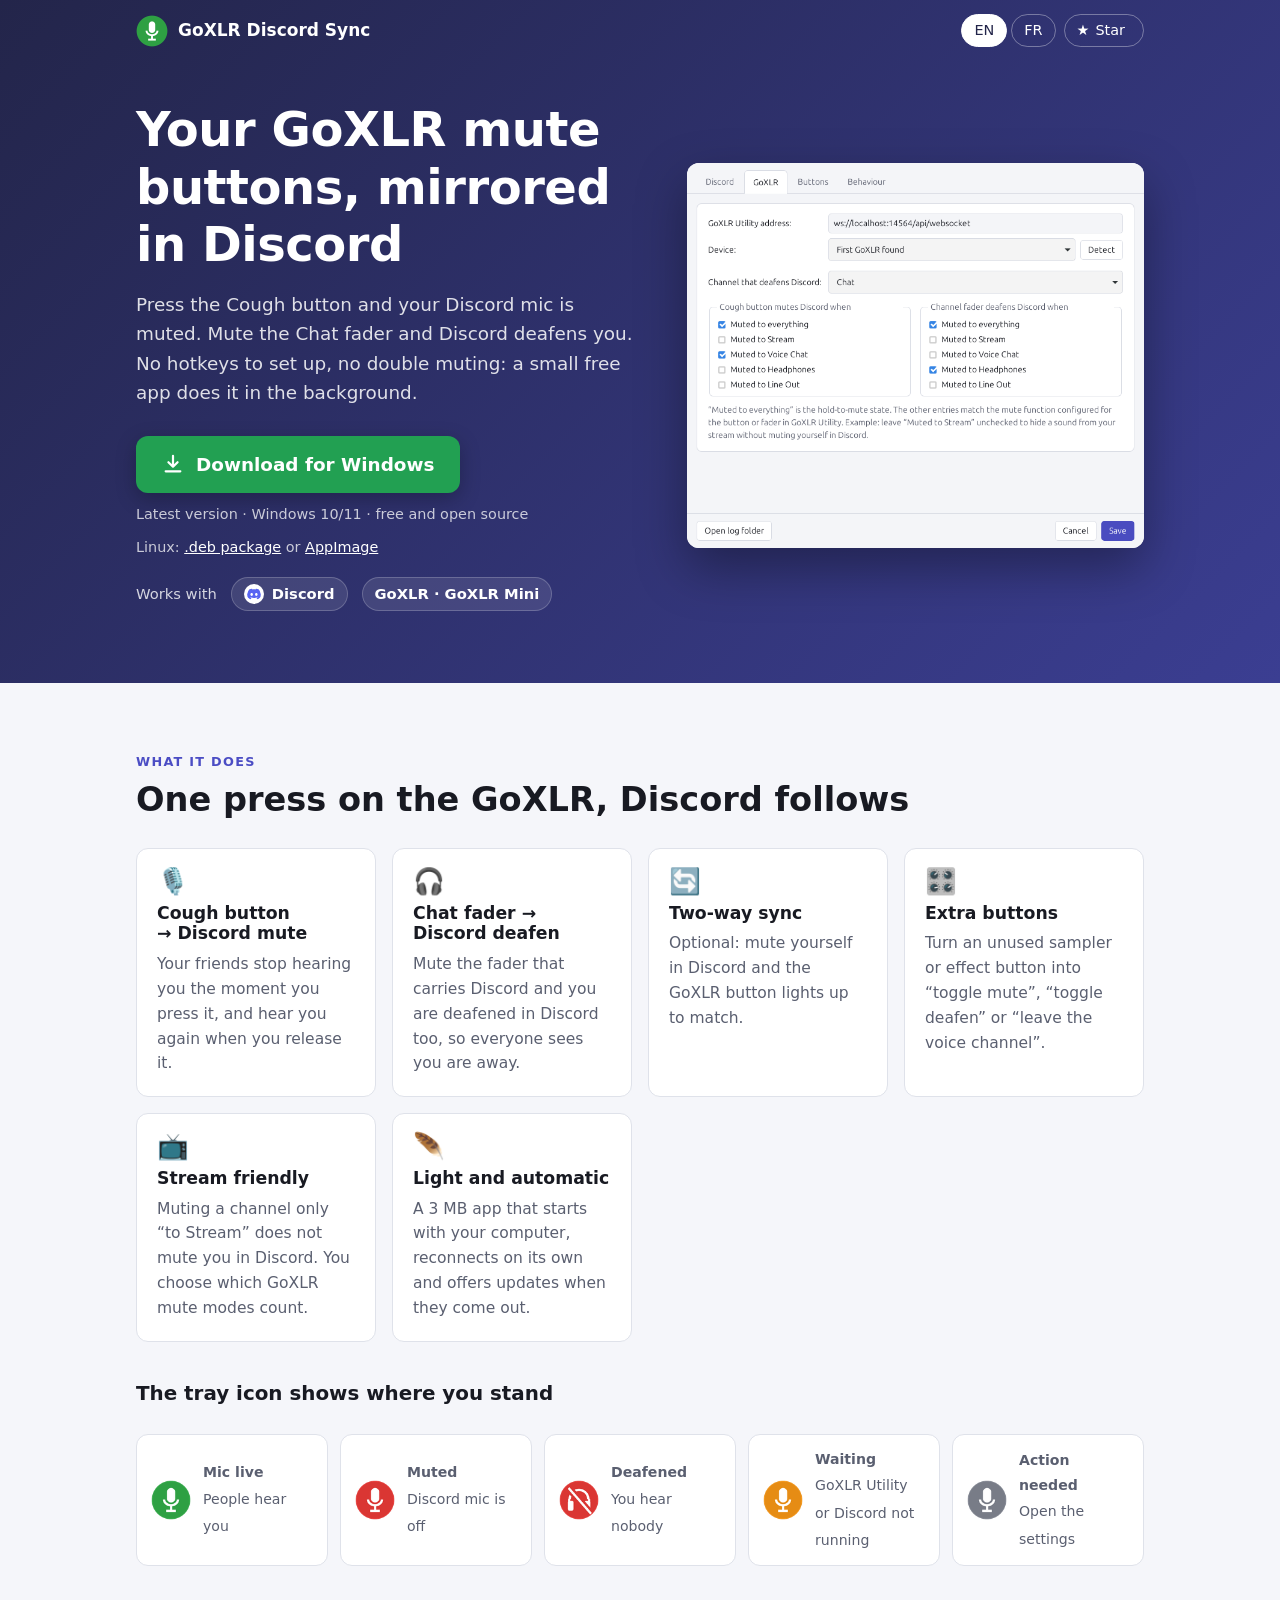
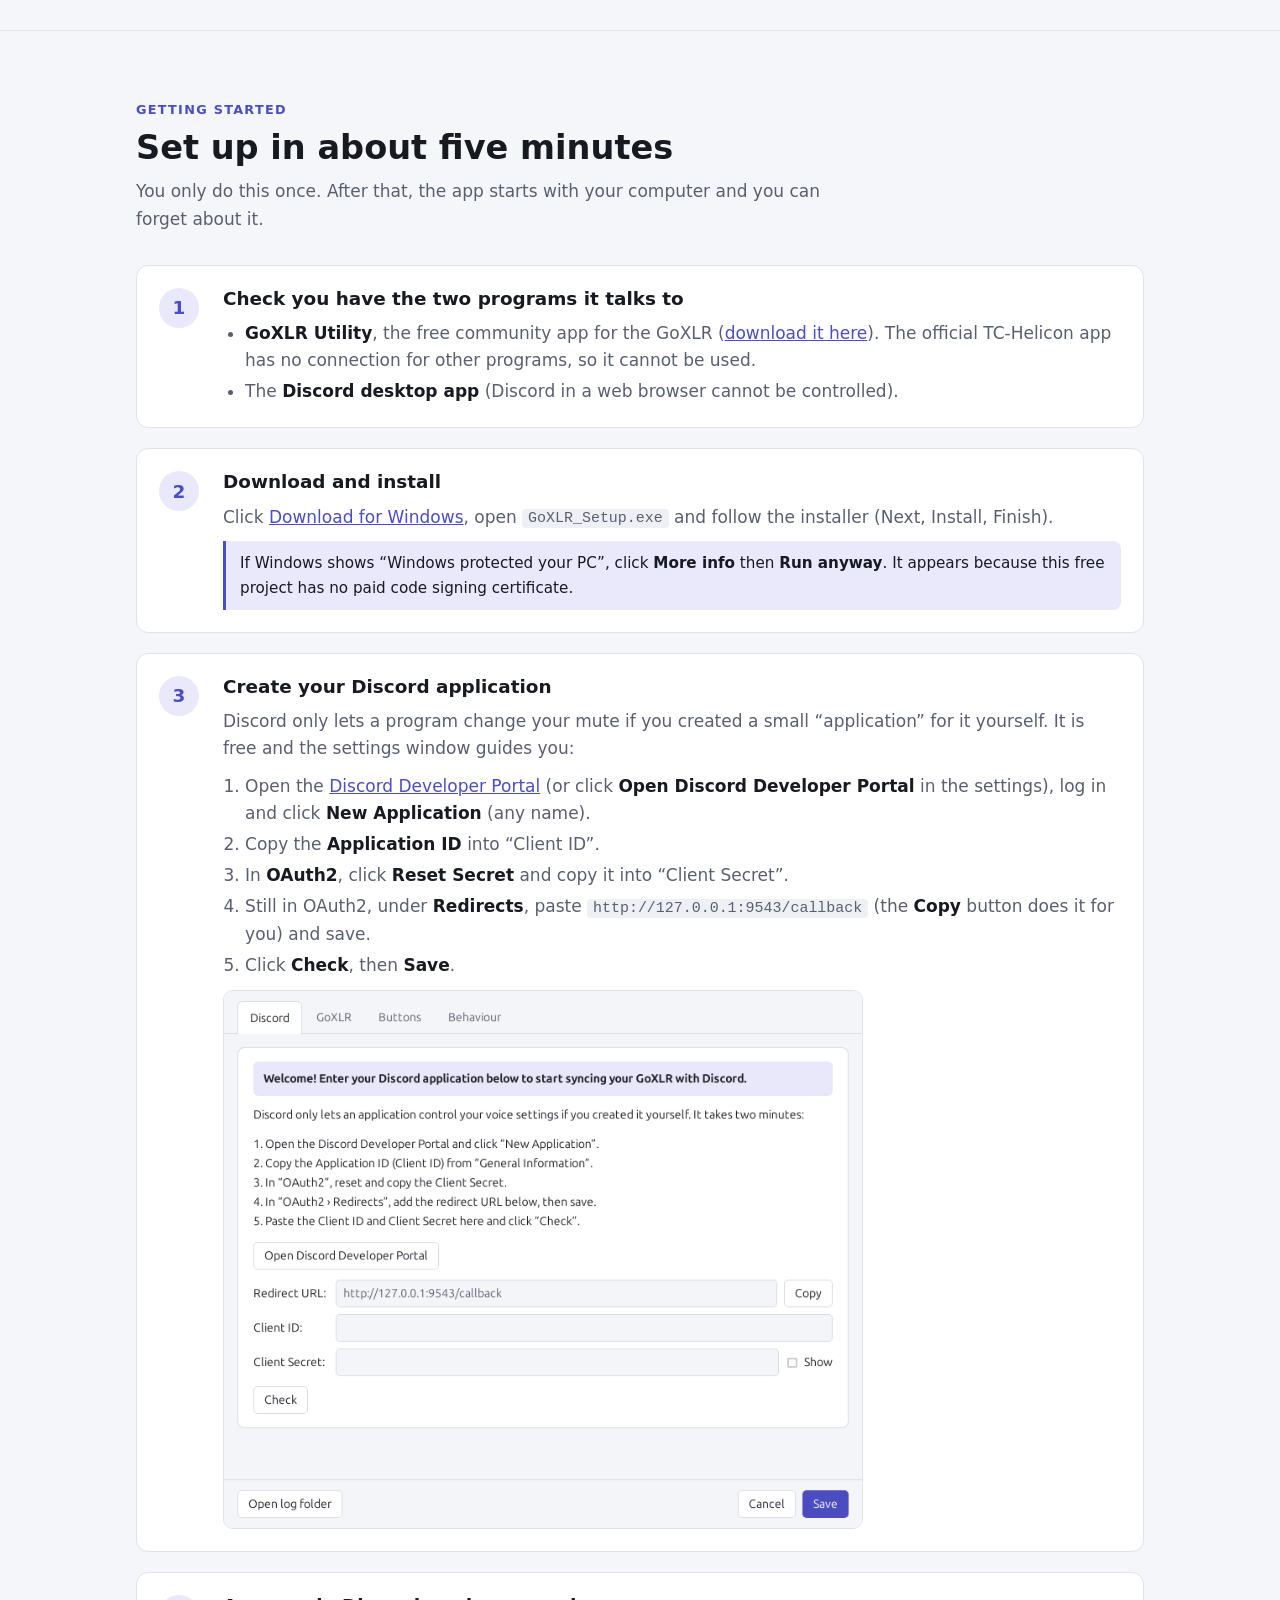
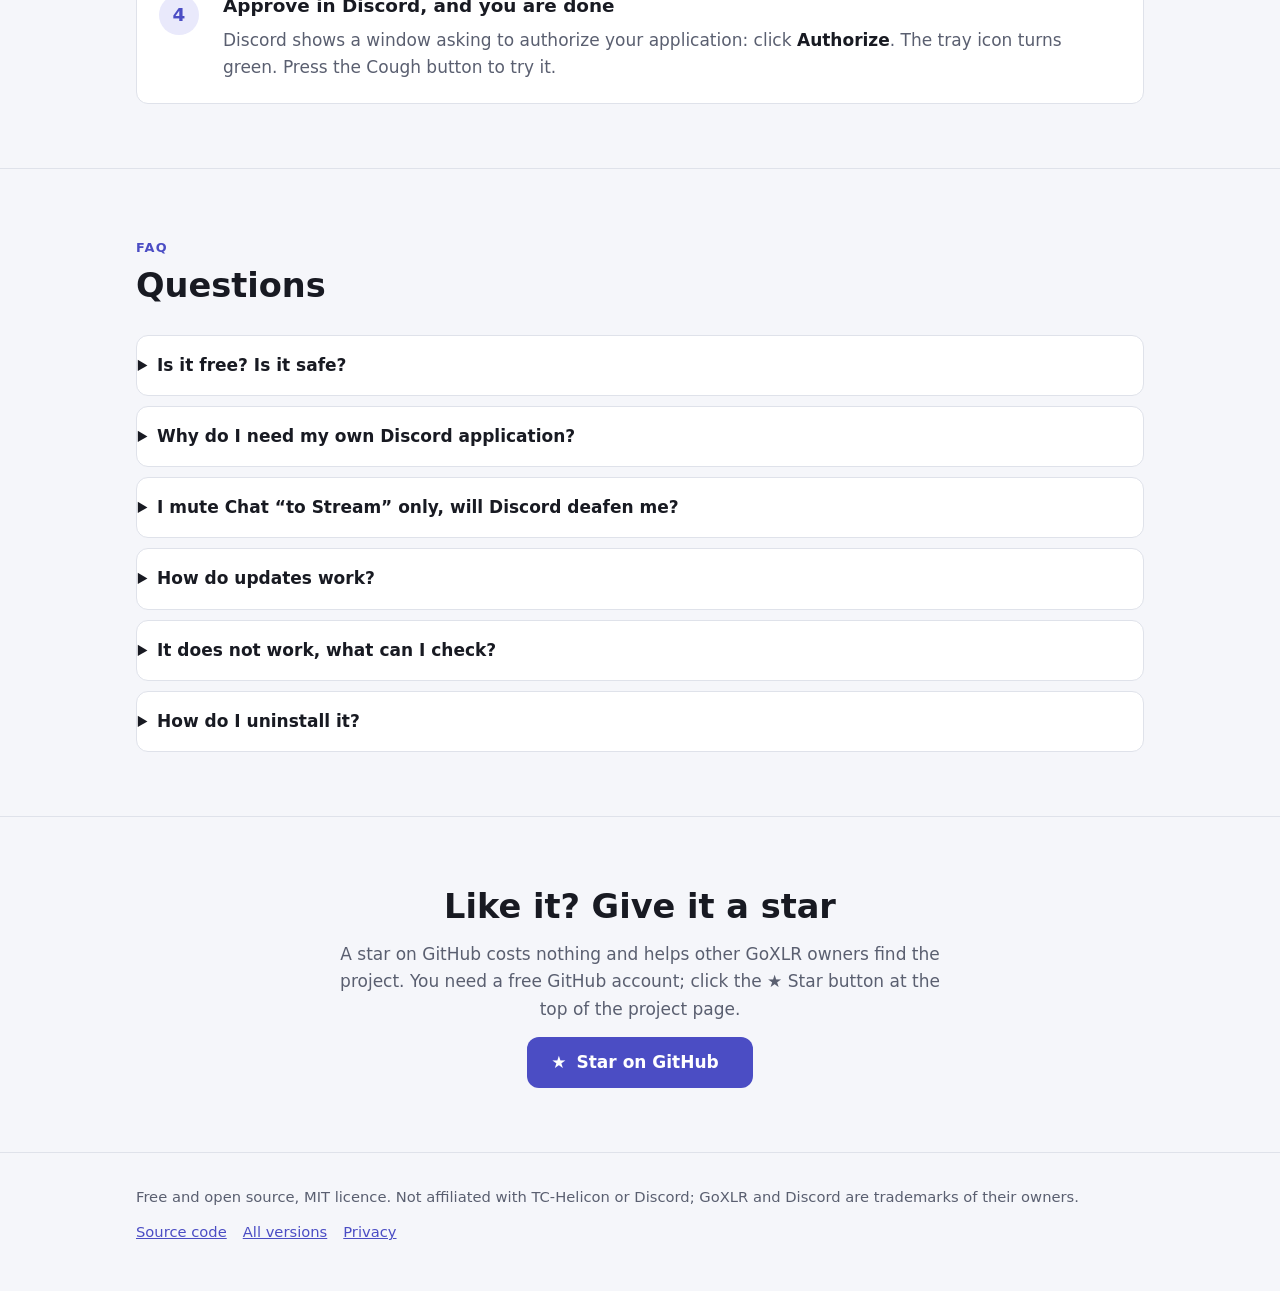
<file: site/index.html>
<!doctype html>
<html lang="en" data-lang="en">
<head>
<meta charset="utf-8">
<meta name="viewport" content="width=device-width, initial-scale=1">
<title>GoXLR Discord Sync</title>
<meta name="description" content="Free app that mirrors your GoXLR mute buttons to Discord: Cough button mutes your Discord mic, Chat fader deafens you. Windows and Linux.">
<meta property="og:title" content="GoXLR Discord Sync">
<meta property="og:description" content="Your GoXLR mute buttons, mirrored in Discord. Free and open source.">
<meta property="og:image" content="https://powange.github.io/goxlr-discord-sync/img/icon.png">
<link rel="icon" href="img/icon.png">
<style>
:root {
  --bg: #f5f6fa;
  --surface: #ffffff;
  --fg: #181a22;
  --muted: #5a5f70;
  --line: #dfe2ea;
  --accent: #4b4dc4;
  --accent-fg: #ffffff;
  --accent-soft: #e9e9fb;
  --green: #22a052;
  --hero-1: #23254a;
  --hero-2: #3b3e92;
  --code-bg: #eef0f5;
  color-scheme: light;
}
@media (prefers-color-scheme: dark) {
  :root {
    --bg: #121319;
    --surface: #1b1d26;
    --fg: #e8e9ef;
    --muted: #a3a7b6;
    --line: #2d303c;
    --accent: #8f91ff;
    --accent-fg: #121319;
    --accent-soft: #262849;
    --green: #4cc97b;
    --hero-1: #191a33;
    --hero-2: #2b2d6e;
    --code-bg: #262934;
    color-scheme: dark;
  }
}
* { box-sizing: border-box; }
html { scroll-behavior: smooth; }
body {
  margin: 0;
  background: var(--bg);
  color: var(--fg);
  font: 17px/1.6 "Segoe UI", system-ui, -apple-system, "Helvetica Neue", Arial, sans-serif;
}
/* Only the texts of the chosen language are shown. */
html[data-lang="en"] [lang="fr"], html[data-lang="fr"] [lang="en"] { display: none !important; }
a { color: var(--accent); }
img { max-width: 100%; height: auto; }
code { font-family: ui-monospace, Consolas, monospace; font-size: 0.88em; background: var(--code-bg); padding: 0.1em 0.4em; border-radius: 4px; overflow-wrap: anywhere; }
h1, h2, h3 { line-height: 1.2; margin: 0; text-wrap: balance; }
p { margin: 0; }
.container { max-width: 1040px; margin: 0 auto; padding: 0 16px; }

/* Top bar */
.bar { display: flex; align-items: center; justify-content: space-between; gap: 12px; padding: 14px 0; }
.brand { display: flex; align-items: center; gap: 10px; font-weight: 700; color: #fff; text-decoration: none; }
.brand img { width: 32px; height: 32px; }
.bar-links { display: flex; align-items: center; gap: 8px; }
.bar-links a, .lang-switch button {
  color: #fff; text-decoration: none; font: inherit; font-size: 0.9rem;
  border: 1px solid rgba(255,255,255,0.35); background: transparent; border-radius: 999px; padding: 4px 12px; cursor: pointer;
}
.lang-switch { display: flex; gap: 4px; }
.lang-switch button[aria-pressed="true"] { background: #fff; color: var(--hero-1); border-color: #fff; }

/* Hero */
.hero { background: linear-gradient(135deg, var(--hero-1), var(--hero-2)); color: #fff; padding-bottom: 72px; }
.hero-body { display: grid; grid-template-columns: minmax(0, 1.1fr) minmax(0, 1fr); gap: 48px; align-items: center; padding-top: 40px; }
@media (max-width: 820px) { .hero-body { grid-template-columns: minmax(0, 1fr); gap: 32px; } }
.hero h1 { font-size: clamp(2rem, 5vw, 3rem); font-weight: 800; letter-spacing: -0.01em; }
.hero .lede { margin-top: 16px; font-size: 1.15rem; color: rgba(255,255,255,0.85); max-width: 34em; }
.cta { margin-top: 28px; display: flex; flex-direction: column; align-items: flex-start; gap: 10px; }
.download {
  display: inline-flex; align-items: center; gap: 12px;
  background: var(--green); color: #fff; text-decoration: none; font-weight: 700; font-size: 1.15rem;
  padding: 14px 26px; border-radius: 12px; box-shadow: 0 6px 20px rgba(0,0,0,0.25);
}
.download:hover { filter: brightness(1.08); }
.download svg { width: 22px; height: 22px; flex: none; }
.cta small { color: rgba(255,255,255,0.75); font-size: 0.9rem; }
.cta small a { color: #fff; }
.works { margin-top: 18px; display: flex; flex-wrap: wrap; align-items: center; gap: 8px 14px; font-size: 0.92rem; color: rgba(255,255,255,0.8); }
.works .chip { display: inline-flex; align-items: center; gap: 8px; background: rgba(255,255,255,0.1); border: 1px solid rgba(255,255,255,0.2); border-radius: 999px; padding: 4px 12px; color: #fff; font-weight: 600; }
.works .chip img { width: 20px; height: 20px; background: #fff; border-radius: 50%; padding: 3px; }
.bar-links a.star { display: inline-flex; align-items: center; gap: 6px; }
.js-stars:not(:empty) { font-variant-numeric: tabular-nums; background: rgba(255,255,255,0.18); border-radius: 999px; padding: 0 8px; }
.support { text-align: center; display: flex; flex-direction: column; align-items: center; gap: 14px; }
.support p { color: var(--muted); max-width: 36em; }
.star-big { display: inline-flex; align-items: center; gap: 10px; background: var(--accent); color: var(--accent-fg); text-decoration: none; font-weight: 700; padding: 12px 24px; border-radius: 12px; }
.star-big:hover { filter: brightness(1.08); }
.hero-shot { background: var(--surface); border-radius: 12px; overflow: hidden; box-shadow: 0 20px 50px rgba(0,0,0,0.35); }
.hero-shot img { display: block; }

/* Sections */
section { padding: 64px 0; }
section + section { border-top: 1px solid var(--line); }
.eyebrow { font-size: 0.8rem; text-transform: uppercase; letter-spacing: 0.1em; font-weight: 700; color: var(--accent); }
section h2 { font-size: clamp(1.6rem, 3.5vw, 2.1rem); margin-top: 6px; }
section .intro { color: var(--muted); margin-top: 10px; max-width: 42em; }

.cards { margin-top: 28px; display: grid; grid-template-columns: repeat(auto-fit, minmax(230px, 1fr)); gap: 16px; }
.card { background: var(--surface); border: 1px solid var(--line); border-radius: 12px; padding: 20px; display: flex; flex-direction: column; gap: 8px; }
.card .emoji { font-size: 1.6rem; line-height: 1; }
.card h3 { font-size: 1.08rem; }
.card p { color: var(--muted); font-size: 0.97rem; }

.states { margin-top: 28px; display: grid; grid-template-columns: repeat(auto-fit, minmax(180px, 1fr)); gap: 12px; }
.state { display: flex; align-items: center; gap: 12px; background: var(--surface); border: 1px solid var(--line); border-radius: 12px; padding: 12px 14px; }
.state img { width: 40px; height: 40px; flex: none; }
.state b { display: block; font-size: 0.97rem; }
.state span { color: var(--muted); font-size: 0.88rem; }

/* Steps */
.steps { margin-top: 32px; display: flex; flex-direction: column; gap: 20px; counter-reset: step; }
.step { display: grid; grid-template-columns: 48px minmax(0, 1fr); gap: 16px; background: var(--surface); border: 1px solid var(--line); border-radius: 12px; padding: 22px; }
.step::before {
  counter-increment: step; content: counter(step);
  width: 40px; height: 40px; border-radius: 50%; background: var(--accent-soft); color: var(--accent);
  display: grid; place-items: center; font-weight: 800; font-size: 1.15rem;
}
.step h3 { font-size: 1.15rem; }
.step-body { display: flex; flex-direction: column; gap: 10px; min-width: 0; }
.step-body p, .step-body li { color: var(--muted); }
.step-body ol, .step-body ul { margin: 0; padding-left: 1.3em; display: flex; flex-direction: column; gap: 4px; }
.step-body strong { color: var(--fg); }
.step-shot { border: 1px solid var(--line); border-radius: 10px; overflow: hidden; max-width: 640px; }
.step-shot img { display: block; }
.tip { border-left: 3px solid var(--accent); background: var(--accent-soft); border-radius: 0 8px 8px 0; padding: 10px 14px; color: var(--fg) !important; font-size: 0.95rem; }
@media (max-width: 520px) { .step { grid-template-columns: minmax(0, 1fr); } }

/* FAQ */
.faq { margin-top: 28px; display: flex; flex-direction: column; gap: 10px; }
details { background: var(--surface); border: 1px solid var(--line); border-radius: 12px; padding: 0 20px; }
summary { cursor: pointer; font-weight: 700; padding: 16px 0; list-style-position: outside; }
details[open] summary { border-bottom: 1px solid var(--line); }
details .answer { padding: 14px 0 18px; color: var(--muted); display: flex; flex-direction: column; gap: 8px; }

footer { border-top: 1px solid var(--line); padding: 32px 0 48px; color: var(--muted); font-size: 0.92rem; }
footer .container { display: flex; flex-wrap: wrap; justify-content: space-between; gap: 12px; }
footer nav { display: flex; flex-wrap: wrap; gap: 16px; }
:focus-visible { outline: 2px solid var(--accent); outline-offset: 2px; }
@media (prefers-reduced-motion: reduce) { html { scroll-behavior: auto; } }
</style>
</head>
<body>

<header class="hero">
  <div class="container">
    <div class="bar">
      <a class="brand" href="#"><img src="img/icon.png" alt="" width="32" height="32">GoXLR Discord Sync</a>
      <div class="bar-links">
        <div class="lang-switch" role="group" aria-label="Language">
          <button type="button" data-set-lang="en" aria-pressed="true">EN</button>
          <button type="button" data-set-lang="fr" aria-pressed="false">FR</button>
        </div>
        <a class="star" href="https://github.com/powange/goxlr-discord-sync" title="Star on GitHub"><span aria-hidden="true">★</span> <span lang="en">Star</span><span lang="fr">Étoile</span> <span class="js-stars"></span></a>
      </div>
    </div>

    <div class="hero-body">
      <div>
        <h1>
          <span lang="en">Your GoXLR mute buttons, mirrored in Discord</span>
          <span lang="fr">Les boutons mute de ton GoXLR, enfin reliés à Discord</span>
        </h1>
        <p class="lede">
          <span lang="en">Press the Cough button and your Discord mic is muted. Mute the Chat fader and Discord deafens you. No hotkeys to set up, no double muting: a small free app does it in the background.</span>
          <span lang="fr">Appuie sur le bouton Cough et ton micro Discord est coupé. Coupe le fader Chat et Discord te met en sourdine. Pas de raccourcis clavier à régler, pas de double mute : une petite application gratuite s'en charge en arrière-plan.</span>
        </p>
        <div class="cta">
          <a class="download" href="https://github.com/powange/goxlr-discord-sync/releases/latest/download/GoXLR_Setup.exe">
            <svg viewBox="0 0 24 24" fill="none" stroke="currentColor" stroke-width="2.4" stroke-linecap="round" stroke-linejoin="round" aria-hidden="true"><path d="M12 3v12m0 0l-5-5m5 5l5-5M4 20h16"/></svg>
            <span lang="en">Download for Windows</span>
            <span lang="fr">Télécharger pour Windows</span>
          </a>
          <small>
            <span lang="en"><span class="js-version">Latest version</span> · Windows 10/11 · free and open source</span>
            <span lang="fr"><span class="js-version">Dernière version</span> · Windows 10/11 · gratuit et open source</span>
          </small>
          <small>
            <span lang="en">Linux: <a href="https://github.com/powange/goxlr-discord-sync/releases/latest/download/goxlr-discord-sync_amd64.deb">.deb package</a> or <a href="https://github.com/powange/goxlr-discord-sync/releases/latest/download/GoXLR_Discord_Sync_amd64.AppImage">AppImage</a></span>
            <span lang="fr">Linux : <a href="https://github.com/powange/goxlr-discord-sync/releases/latest/download/goxlr-discord-sync_amd64.deb">paquet .deb</a> ou <a href="https://github.com/powange/goxlr-discord-sync/releases/latest/download/GoXLR_Discord_Sync_amd64.AppImage">AppImage</a></span>
          </small>
        </div>
        <div class="works">
          <span lang="en">Works with</span><span lang="fr">Fonctionne avec</span>
          <span class="chip"><img src="img/discord.svg" alt="" width="20" height="20">Discord</span>
          <span class="chip">GoXLR · GoXLR Mini</span>
        </div>
      </div>
      <div class="hero-shot">
        <img lang="en" src="img/settings-goxlr-en.png" alt="Settings window, GoXLR tab: GoXLR Utility address, device, deafen channel and which mute functions count" width="760" height="640">
        <img lang="fr" src="img/settings-goxlr-fr.png" alt="Fenêtre des réglages, onglet GoXLR : adresse de GoXLR Utility, appareil, canal de sourdine et fonctions de mute prises en compte" width="760" height="640">
      </div>
    </div>
  </div>
</header>

<main>
  <section id="features">
    <div class="container">
      <span class="eyebrow"><span lang="en">What it does</span><span lang="fr">Ce que ça fait</span></span>
      <h2><span lang="en">One press on the GoXLR, Discord follows</span><span lang="fr">Un appui sur le GoXLR, Discord suit</span></h2>
      <div class="cards">
        <div class="card">
          <span class="emoji" aria-hidden="true">🎙️</span>
          <h3><span lang="en">Cough button → Discord mute</span><span lang="fr">Bouton Cough → micro Discord coupé</span></h3>
          <p><span lang="en">Your friends stop hearing you the moment you press it, and hear you again when you release it.</span><span lang="fr">Tes amis ne t'entendent plus dès que tu appuies, et t'entendent de nouveau quand tu relâches.</span></p>
        </div>
        <div class="card">
          <span class="emoji" aria-hidden="true">🎧</span>
          <h3><span lang="en">Chat fader → Discord deafen</span><span lang="fr">Fader Chat → sourdine Discord</span></h3>
          <p><span lang="en">Mute the fader that carries Discord and you are deafened in Discord too, so everyone sees you are away.</span><span lang="fr">Coupe le fader qui porte Discord et tu es aussi en sourdine dans Discord : tout le monde voit que tu n'écoutes plus.</span></p>
        </div>
        <div class="card">
          <span class="emoji" aria-hidden="true">🔄</span>
          <h3><span lang="en">Two-way sync</span><span lang="fr">Synchronisation dans les deux sens</span></h3>
          <p><span lang="en">Optional: mute yourself in Discord and the GoXLR button lights up to match.</span><span lang="fr">En option : coupe ton micro dans Discord et le bouton du GoXLR s'allume aussi.</span></p>
        </div>
        <div class="card">
          <span class="emoji" aria-hidden="true">🎛️</span>
          <h3><span lang="en">Extra buttons</span><span lang="fr">Boutons supplémentaires</span></h3>
          <p><span lang="en">Turn an unused sampler or effect button into “toggle mute”, “toggle deafen” or “leave the voice channel”.</span><span lang="fr">Transforme un bouton de sampler ou d'effet inutilisé en « couper le micro », « sourdine » ou « quitter le salon vocal ».</span></p>
        </div>
        <div class="card">
          <span class="emoji" aria-hidden="true">📺</span>
          <h3><span lang="en">Stream friendly</span><span lang="fr">Pensé pour le stream</span></h3>
          <p><span lang="en">Muting a channel only “to Stream” does not mute you in Discord. You choose which GoXLR mute modes count.</span><span lang="fr">Couper un canal seulement « pour le stream » ne te coupe pas dans Discord. Tu choisis quels modes de mute du GoXLR comptent.</span></p>
        </div>
        <div class="card">
          <span class="emoji" aria-hidden="true">🪶</span>
          <h3><span lang="en">Light and automatic</span><span lang="fr">Léger et automatique</span></h3>
          <p><span lang="en">A 3 MB app that starts with your computer, reconnects on its own and offers updates when they come out.</span><span lang="fr">Une application de 3 Mo qui démarre avec l'ordinateur, se reconnecte toute seule et propose les mises à jour quand elles sortent.</span></p>
        </div>
      </div>

      <h3 style="margin-top: 40px"><span lang="en">The tray icon shows where you stand</span><span lang="fr">L'icône près de l'horloge te dit où tu en es</span></h3>
      <div class="states">
        <div class="state"><img src="img/tray-live-mic.png" alt="" width="40" height="40"><div><b><span lang="en">Mic live</span><span lang="fr">Micro ouvert</span></b><span><span lang="en">People hear you</span><span lang="fr">On t'entend</span></span></div></div>
        <div class="state"><img src="img/tray-muted-mic.png" alt="" width="40" height="40"><div><b><span lang="en">Muted</span><span lang="fr">Micro coupé</span></b><span><span lang="en">Discord mic is off</span><span lang="fr">Ton micro Discord est coupé</span></span></div></div>
        <div class="state"><img src="img/tray-muted-headphones-slashed.png" alt="" width="40" height="40"><div><b><span lang="en">Deafened</span><span lang="fr">En sourdine</span></b><span><span lang="en">You hear nobody</span><span lang="fr">Tu n'entends plus personne</span></span></div></div>
        <div class="state"><img src="img/tray-warning-mic.png" alt="" width="40" height="40"><div><b><span lang="en">Waiting</span><span lang="fr">En attente</span></b><span><span lang="en">GoXLR Utility or Discord not running</span><span lang="fr">GoXLR Utility ou Discord n'est pas lancé</span></span></div></div>
        <div class="state"><img src="img/tray-idle-mic.png" alt="" width="40" height="40"><div><b><span lang="en">Action needed</span><span lang="fr">Action requise</span></b><span><span lang="en">Open the settings</span><span lang="fr">Ouvre les réglages</span></span></div></div>
      </div>
    </div>
  </section>

  <section id="setup">
    <div class="container">
      <span class="eyebrow"><span lang="en">Getting started</span><span lang="fr">Pour commencer</span></span>
      <h2><span lang="en">Set up in about five minutes</span><span lang="fr">Prêt en cinq minutes environ</span></h2>
      <p class="intro"><span lang="en">You only do this once. After that, the app starts with your computer and you can forget about it.</span><span lang="fr">À faire une seule fois. Ensuite l'application démarre avec l'ordinateur et tu peux l'oublier.</span></p>

      <div class="steps">
        <div class="step"><div class="step-body">
          <h3><span lang="en">Check you have the two programs it talks to</span><span lang="fr">Vérifie que tu as les deux logiciels avec lesquels il dialogue</span></h3>
          <ul>
            <li><span lang="en"><strong>GoXLR Utility</strong>, the free community app for the GoXLR (<a href="https://github.com/GoXLR-on-Linux/goxlr-utility/releases/latest">download it here</a>). The official TC-Helicon app has no connection for other programs, so it cannot be used.</span><span lang="fr"><strong>GoXLR Utility</strong>, l'application communautaire gratuite pour le GoXLR (<a href="https://github.com/GoXLR-on-Linux/goxlr-utility/releases/latest">à télécharger ici</a>). L'application officielle de TC-Helicon n'offre pas de connexion aux autres logiciels, elle ne convient donc pas.</span></li>
            <li><span lang="en">The <strong>Discord desktop app</strong> (Discord in a web browser cannot be controlled).</span><span lang="fr">L'<strong>application Discord pour ordinateur</strong> (Discord dans un navigateur ne peut pas être piloté).</span></li>
          </ul>
        </div></div>

        <div class="step"><div class="step-body">
          <h3><span lang="en">Download and install</span><span lang="fr">Télécharge et installe</span></h3>
          <p><span lang="en">Click <a href="https://github.com/powange/goxlr-discord-sync/releases/latest/download/GoXLR_Setup.exe">Download for Windows</a>, open <code>GoXLR_Setup.exe</code> and follow the installer (Next, Install, Finish).</span><span lang="fr">Clique sur <a href="https://github.com/powange/goxlr-discord-sync/releases/latest/download/GoXLR_Setup.exe">Télécharger pour Windows</a>, ouvre <code>GoXLR_Setup.exe</code> et suis l'installation (Suivant, Installer, Terminer).</span></p>
          <p class="tip"><span lang="en">If Windows shows “Windows protected your PC”, click <strong>More info</strong> then <strong>Run anyway</strong>. It appears because this free project has no paid code signing certificate.</span><span lang="fr">Si Windows affiche « Windows a protégé votre ordinateur », clique sur <strong>Informations complémentaires</strong> puis <strong>Exécuter quand même</strong>. Ce message vient du fait que ce projet gratuit n'a pas de certificat de signature payant.</span></p>
        </div></div>

        <div class="step"><div class="step-body">
          <h3><span lang="en">Create your Discord application</span><span lang="fr">Crée ton application Discord</span></h3>
          <p><span lang="en">Discord only lets a program change your mute if you created a small “application” for it yourself. It is free and the settings window guides you:</span><span lang="fr">Discord ne laisse un logiciel couper ton micro que si tu lui as créé toi-même une petite « application ». C'est gratuit et la fenêtre des réglages te guide :</span></p>
          <ol>
            <li><span lang="en">Open the <a href="https://discord.com/developers/applications" target="_blank" rel="noopener">Discord Developer Portal</a> (or click <strong>Open Discord Developer Portal</strong> in the settings), log in and click <strong>New Application</strong> (any name).</span><span lang="fr">Ouvre le <a href="https://discord.com/developers/applications" target="_blank" rel="noopener">portail développeur Discord</a> (ou clique sur <strong>Ouvrir le portail développeur Discord</strong> dans les réglages), connecte-toi et clique sur <strong>New Application</strong> (n'importe quel nom).</span></li>
            <li><span lang="en">Copy the <strong>Application ID</strong> into “Client ID”.</span><span lang="fr">Copie l'<strong>Application ID</strong> dans « Client ID ».</span></li>
            <li><span lang="en">In <strong>OAuth2</strong>, click <strong>Reset Secret</strong> and copy it into “Client Secret”.</span><span lang="fr">Dans <strong>OAuth2</strong>, clique sur <strong>Reset Secret</strong> et copie-le dans « Client Secret ».</span></li>
            <li><span lang="en">Still in OAuth2, under <strong>Redirects</strong>, paste <code>http://127.0.0.1:9543/callback</code> (the <strong>Copy</strong> button does it for you) and save.</span><span lang="fr">Toujours dans OAuth2, dans <strong>Redirects</strong>, colle <code>http://127.0.0.1:9543/callback</code> (le bouton <strong>Copier</strong> le fait pour toi) et enregistre.</span></li>
            <li><span lang="en">Click <strong>Check</strong>, then <strong>Save</strong>.</span><span lang="fr">Clique sur <strong>Vérifier</strong>, puis <strong>Enregistrer</strong>.</span></li>
          </ol>
          <div class="step-shot">
            <img lang="en" src="img/settings-discord-en.png" alt="Settings window, Discord tab, with the five steps, the redirect URL and the Client ID and Client Secret fields" width="760" height="640" loading="lazy">
            <img lang="fr" src="img/settings-discord-fr.png" alt="Fenêtre des réglages, onglet Discord, avec les cinq étapes, l'URL de redirection et les champs Client ID et Client Secret" width="760" height="640" loading="lazy">
          </div>
        </div></div>

        <div class="step"><div class="step-body">
          <h3><span lang="en">Approve in Discord, and you are done</span><span lang="fr">Accepte dans Discord, et c'est fini</span></h3>
          <p><span lang="en">Discord shows a window asking to authorize your application: click <strong>Authorize</strong>. The tray icon turns green. Press the Cough button to try it.</span><span lang="fr">Discord affiche une fenêtre qui demande d'autoriser ton application : clique sur <strong>Autoriser</strong>. L'icône devient verte. Appuie sur le bouton Cough pour essayer.</span></p>
        </div></div>
      </div>
    </div>
  </section>

  <section id="faq">
    <div class="container">
      <span class="eyebrow">FAQ</span>
      <h2><span lang="en">Questions</span><span lang="fr">Questions</span></h2>
      <div class="faq">
        <details>
          <summary><span lang="en">Is it free? Is it safe?</span><span lang="fr">C'est gratuit ? C'est sûr ?</span></summary>
          <div class="answer">
            <p><span lang="en">Yes, it is free and open source (MIT licence): anyone can read the code on GitHub. It collects no data and has no telemetry. It only talks to GoXLR Utility and Discord on your own computer, to Discord's servers when you authorize it, and to GitHub to check for updates (you can turn that off).</span><span lang="fr">Oui, c'est gratuit et open source (licence MIT) : tout le monde peut lire le code sur GitHub. Aucune donnée n'est collectée. L'application ne parle qu'à GoXLR Utility et à Discord sur ton ordinateur, aux serveurs de Discord quand tu l'autorises, et à GitHub pour chercher les mises à jour (désactivable).</span></p>
            <p><span lang="en">Your Discord secret and tokens stay on your computer, encrypted by Windows.</span><span lang="fr">Ton secret et tes jetons Discord restent sur ton ordinateur, chiffrés par Windows.</span></p>
          </div>
        </details>
        <details>
          <summary><span lang="en">Why do I need my own Discord application?</span><span lang="fr">Pourquoi dois-je créer ma propre application Discord ?</span></summary>
          <div class="answer"><p><span lang="en">Discord reserves voice control to applications it has approved, or to the person who created the application. Creating your own takes two minutes and means nobody else is involved: you stay in control and can revoke it at any time in Discord (User Settings › Authorized Apps).</span><span lang="fr">Discord réserve le contrôle de la voix aux applications qu'il a validées, ou à la personne qui a créé l'application. En créer une prend deux minutes et personne d'autre n'intervient : tu gardes la main et tu peux la révoquer quand tu veux dans Discord (Paramètres › Applications autorisées).</span></p></div>
        </details>
        <details>
          <summary><span lang="en">I mute Chat “to Stream” only, will Discord deafen me?</span><span lang="fr">Je coupe Chat seulement « pour le stream », Discord va me mettre en sourdine ?</span></summary>
          <div class="answer"><p><span lang="en">No. By default the Chat fader only deafens you when it is muted to everything or to your headphones, and the Cough button only mutes you when it mutes everything or Voice Chat. You can change this in Settings › GoXLR.</span><span lang="fr">Non. Par défaut, le fader Chat ne te met en sourdine que s'il coupe tout ou ton casque, et le bouton Cough ne coupe ton micro que s'il coupe tout ou le chat vocal. Tu peux changer ça dans Réglages › GoXLR.</span></p></div>
        </details>
        <details>
          <summary><span lang="en">How do updates work?</span><span lang="fr">Comment se font les mises à jour ?</span></summary>
          <div class="answer"><p><span lang="en">Once a day the app checks for a new version. If there is one, a notification tells you; choose <strong>Install update</strong> in the tray menu. The update is checked, installed in a few seconds and the app starts again, with your settings kept. Nothing is installed without your OK, and a pending update waits until you leave your voice call.</span><span lang="fr">Une fois par jour, l'application regarde s'il y a une nouvelle version. Si oui, une notification te prévient ; choisis <strong>Installer la mise à jour</strong> dans le menu de l'icône. La mise à jour est vérifiée, installée en quelques secondes et l'application redémarre, avec tes réglages. Rien n'est installé sans ton accord, et l'annonce attend que tu aies quitté ton appel vocal.</span></p></div>
        </details>
        <details>
          <summary><span lang="en">It does not work, what can I check?</span><span lang="fr">Ça ne marche pas, que vérifier ?</span></summary>
          <div class="answer">
            <p><span lang="en">Hover over or left-click the tray icon to see what it is waiting for. Orange means GoXLR Utility or the Discord desktop app is not running. Grey means the settings need your Discord application, or Discord needs your approval again (menu › Authorize Discord again).</span><span lang="fr">Survole ou clique sur l'icône pour voir ce qu'elle attend. Orange : GoXLR Utility ou l'application Discord n'est pas lancé. Gris : il manque ton application Discord dans les réglages, ou Discord doit de nouveau être autorisé (menu › Autoriser Discord à nouveau).</span></p>
            <p><span lang="en">Still stuck? <a href="https://github.com/powange/goxlr-discord-sync/issues">Report the problem on GitHub</a> and attach the log (menu › Open log).</span><span lang="fr">Toujours bloqué ? <a href="https://github.com/powange/goxlr-discord-sync/issues">Signale le problème sur GitHub</a> en joignant le journal (menu › Ouvrir le journal).</span></p>
          </div>
        </details>
        <details>
          <summary><span lang="en">How do I uninstall it?</span><span lang="fr">Comment le désinstaller ?</span></summary>
          <div class="answer"><p><span lang="en">Windows Settings › Apps › Installed apps › GoXLR Discord Sync › Uninstall. Tick “Delete the application data” to remove your settings too.</span><span lang="fr">Paramètres Windows › Applications › Applications installées › GoXLR Discord Sync › Désinstaller. Coche « Supprimer les données de l'application » pour effacer aussi tes réglages.</span></p></div>
        </details>
      </div>
    </div>
  </section>
  <section id="support">
    <div class="container support">
      <h2><span lang="en">Like it? Give it a star</span><span lang="fr">Ça te plaît ? Mets une étoile</span></h2>
      <p><span lang="en">A star on GitHub costs nothing and helps other GoXLR owners find the project. You need a free GitHub account; click the ★ Star button at the top of the project page.</span><span lang="fr">Une étoile sur GitHub ne coûte rien et aide d'autres possesseurs de GoXLR à trouver le projet. Il faut un compte GitHub gratuit ; clique sur le bouton ★ Star en haut de la page du projet.</span></p>
      <a class="star-big" href="https://github.com/powange/goxlr-discord-sync"><span aria-hidden="true">★</span> <span lang="en">Star on GitHub</span><span lang="fr">Mettre une étoile sur GitHub</span> <span class="js-stars"></span></a>
    </div>
  </section>
</main>

<footer>
  <div class="container">
    <span><span lang="en">Free and open source, MIT licence. Not affiliated with TC-Helicon or Discord; GoXLR and Discord are trademarks of their owners.</span><span lang="fr">Gratuit et open source, licence MIT. Sans lien avec TC-Helicon ni Discord ; GoXLR et Discord sont des marques de leurs propriétaires.</span></span>
    <nav>
      <a href="https://github.com/powange/goxlr-discord-sync"><span lang="en">Source code</span><span lang="fr">Code source</span></a>
      <a href="https://github.com/powange/goxlr-discord-sync/releases"><span lang="en">All versions</span><span lang="fr">Toutes les versions</span></a>
      <a href="https://github.com/powange/goxlr-discord-sync#privacy-policy"><span lang="en">Privacy</span><span lang="fr">Confidentialité</span></a>
    </nav>
  </div>
</footer>

<script>
(function () {
  var root = document.documentElement;
  function setLang(lang, remember) {
    root.dataset.lang = lang;
    root.lang = lang;
    document.querySelectorAll("[data-set-lang]").forEach(function (b) {
      b.setAttribute("aria-pressed", String(b.dataset.setLang === lang));
    });
    if (remember) { try { localStorage.setItem("lang", lang); } catch (e) {} }
  }
  var saved = null;
  try { saved = localStorage.getItem("lang"); } catch (e) {}
  var browser = (navigator.language || "en").toLowerCase().indexOf("fr") === 0 ? "fr" : "en";
  var asked = new URLSearchParams(location.search).get("lang");
  if (asked === "fr" || asked === "en") setLang(asked, false);
  else setLang(saved === "fr" || saved === "en" ? saved : browser, false);
  document.querySelectorAll("[data-set-lang]").forEach(function (b) {
    b.addEventListener("click", function () { setLang(b.dataset.setLang, true); });
  });

  // Star count, shown next to the star buttons.
  fetch("https://api.github.com/repos/powange/goxlr-discord-sync", { cache: "no-cache" })
    .then(function (r) { return r.ok ? r.json() : null; })
    .then(function (repo) {
      if (!repo || typeof repo.stargazers_count !== "number") return;
      document.querySelectorAll(".js-stars").forEach(function (el) { el.textContent = repo.stargazers_count; });
    })
    .catch(function () {});

  // Version and size of the latest release (the page works without it).
  fetch("https://api.github.com/repos/powange/goxlr-discord-sync/releases/latest", { cache: "no-cache" })
    .then(function (r) { return r.ok ? r.json() : null; })
    .then(function (release) {
      if (!release || !release.tag_name) return;
      var setup = (release.assets || []).filter(function (a) { return a.name === "GoXLR_Setup.exe"; })[0];
      var size = setup ? " · " + (setup.size / 1048576).toFixed(1) + " MB" : "";
      document.querySelectorAll(".js-version").forEach(function (el) {
        el.textContent = "v" + release.tag_name.replace(/^v/, "") + size.replace("MB", el.closest("[lang]").lang === "fr" ? "Mo" : "MB");
      });
    })
    .catch(function () {});
})();
</script>
</body>
</html>
</file>
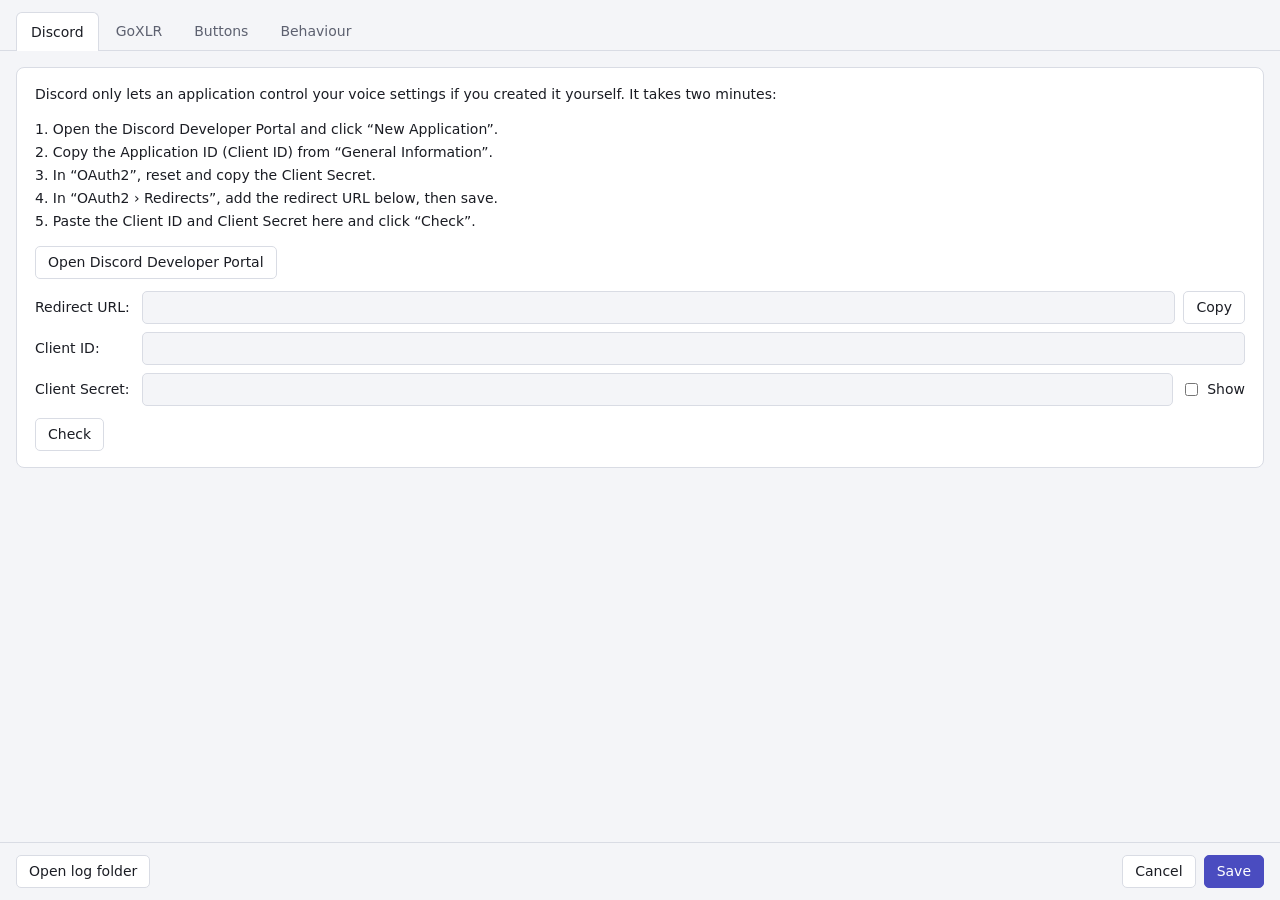
<file: ui/settings.html>
<!doctype html>
<html>
<head>
<meta charset="utf-8">
<title>GoXLR Discord Sync</title>
<link rel="icon" href="data:,">
<link rel="stylesheet" href="settings.css">
</head>
<body>
<nav class="tabs" role="tablist">
  <button role="tab" data-tab="discord" aria-selected="true">Discord</button>
  <button role="tab" data-tab="goxlr">GoXLR</button>
  <button role="tab" data-tab="buttons" data-i18n="Buttons">Buttons</button>
  <button role="tab" data-tab="behaviour" data-i18n="Behaviour">Behaviour</button>
</nav>

<main>
  <section id="tab-discord">
    <p id="first-run" class="banner" hidden data-i18n="Welcome! Enter your Discord application below to start syncing your GoXLR with Discord.">Welcome! Enter your Discord application below to start syncing your GoXLR with Discord.</p>
    <p data-i18n="Discord only lets an application control your voice settings if you created it yourself. It takes two minutes:">Discord only lets an application control your voice settings if you created it yourself. It takes two minutes:</p>
    <div class="steps">
      <p data-i18n="1. Open the Discord Developer Portal and click “New Application”.">1. Open the Discord Developer Portal and click “New Application”.</p>
      <p data-i18n="2. Copy the Application ID (Client ID) from “General Information”.">2. Copy the Application ID (Client ID) from “General Information”.</p>
      <p data-i18n="3. In “OAuth2”, reset and copy the Client Secret.">3. In “OAuth2”, reset and copy the Client Secret.</p>
      <p data-i18n="4. In “OAuth2 › Redirects”, add the redirect URL below, then save.">4. In “OAuth2 › Redirects”, add the redirect URL below, then save.</p>
      <p data-i18n="5. Paste the Client ID and Client Secret here and click “Check”.">5. Paste the Client ID and Client Secret here and click “Check”.</p>
    </div>
    <button id="portal" data-i18n="Open Discord Developer Portal">Open Discord Developer Portal</button>
    <div class="grid">
      <label for="redirect" data-i18n="Redirect URL:">Redirect URL:</label>
      <div class="row"><input id="redirect" readonly><button id="copy" data-i18n="Copy">Copy</button></div>
      <label for="client_id" data-i18n="Client ID:">Client ID:</label>
      <input id="client_id" autocomplete="off" spellcheck="false">
      <label for="client_secret" data-i18n="Client Secret:">Client Secret:</label>
      <div class="row"><input id="client_secret" type="password" autocomplete="off" spellcheck="false">
        <label class="inline"><input type="checkbox" id="show_secret"> <span data-i18n="Show">Show</span></label></div>
    </div>
    <div class="row"><button id="check" data-i18n="Check">Check</button><span id="check_result" class="note"></span></div>
  </section>

  <section id="tab-goxlr" hidden>
    <div class="grid">
      <label for="goxlr_url" data-i18n="GoXLR Utility address:">GoXLR Utility address:</label>
      <input id="goxlr_url" spellcheck="false">
      <label for="mixer_serial" data-i18n="Device:">Device:</label>
      <div class="row"><select id="mixer_serial"></select><button id="detect" data-i18n="Detect">Detect</button></div>
      <span></span><span id="detect_result" class="note"></span>
      <label for="deafen_channel" data-i18n="Channel that deafens Discord:">Channel that deafens Discord:</label>
      <select id="deafen_channel"></select>
    </div>
    <div class="columns">
      <fieldset id="mute_triggers"><legend data-i18n="Cough button mutes Discord when">Cough button mutes Discord when</legend></fieldset>
      <fieldset id="deafen_triggers"><legend data-i18n="Channel fader deafens Discord when">Channel fader deafens Discord when</legend></fieldset>
    </div>
    <p class="note" data-i18n="“Muted to everything” is the hold-to-mute state. The other entries match the mute function configured for the button or fader in GoXLR Utility. Example: leave “Muted to Stream” unchecked to hide a sound from your stream without muting yourself in Discord.">“Muted to everything” is the hold-to-mute state. The other entries match the mute function configured for the button or fader in GoXLR Utility. Example: leave “Muted to Stream” unchecked to hide a sound from your stream without muting yourself in Discord.</p>
  </section>

  <section id="tab-buttons" hidden>
    <p data-i18n="Give a Discord action to a GoXLR button. The button keeps its usual GoXLR function: an empty sampler slot or an unused effect button works best.">Give a Discord action to a GoXLR button. The button keeps its usual GoXLR function: an empty sampler slot or an unused effect button works best.</p>
    <div class="grid" id="actions"></div>
  </section>

  <section id="tab-behaviour" hidden>
    <div class="checks">
      <label><input type="checkbox" id="cough_sync"> <span data-i18n="Cough button mutes Discord">Cough button mutes Discord</span></label>
      <label><input type="checkbox" id="chat_sync"> <span data-i18n="Channel fader mute deafens Discord">Channel fader mute deafens Discord</span></label>
      <label><input type="checkbox" id="bidirectional"> <span data-i18n="Two-way sync: muting or deafening in Discord updates the GoXLR">Two-way sync: muting or deafening in Discord updates the GoXLR</span></label>
      <label><input type="checkbox" id="notifications"> <span data-i18n="Show notifications when a connection is lost or restored">Show notifications when a connection is lost or restored</span></label>
      <label><input type="checkbox" id="check_updates"> <span data-i18n="Check for new versions once a day">Check for new versions once a day</span></label>
      <label><input type="checkbox" id="autostart"> <span id="autostart_label">Start with Windows</span></label>
    </div>
    <div class="grid">
      <label for="language" data-i18n="Language:">Language:</label>
      <select id="language"></select>
    </div>
  </section>
</main>

<footer>
  <button id="open_log" class="secondary" data-i18n="Open log folder">Open log folder</button>
  <span id="error" class="error" role="alert"></span>
  <button id="cancel" class="secondary" data-i18n="Cancel">Cancel</button>
  <button id="save" class="primary" data-i18n="Save">Save</button>
</footer>
<script src="settings.js"></script>
</body>
</html>
</file>
<file: ui/settings.css>
:root {
  --bg: #f4f5f8; --surface: #ffffff; --fg: #1b1d24; --muted: #5d6170; --line: #d9dce4;
  --accent: #4a4cc0; --accent-fg: #ffffff; --good: #2c7a4b; --bad: #b8322a; --banner: #e8e8fa;
  color-scheme: light;
  font: 14px/1.5 "Segoe UI", system-ui, -apple-system, "Ubuntu", sans-serif;
}
@media (prefers-color-scheme: dark) {
  :root {
    --bg: #17181e; --surface: #20222b; --fg: #e6e7ec; --muted: #a3a7b5; --line: #343744;
    --accent: #8f91ff; --accent-fg: #14151b; --good: #7fd3a1; --bad: #ff8a7f; --banner: #272a4a;
    color-scheme: dark;
  }
}
* { box-sizing: border-box; }
[hidden] { display: none !important; }
html, body { height: 100%; margin: 0; }
body { background: var(--bg); color: var(--fg); display: flex; flex-direction: column; }
.tabs { display: flex; gap: 2px; padding: 12px 16px 0; border-bottom: 1px solid var(--line); }
.tabs button { border: 1px solid transparent; border-bottom: 0; background: transparent; color: var(--muted);
  padding: 8px 14px; border-radius: 6px 6px 0 0; cursor: pointer; font: inherit; }
.tabs button[aria-selected="true"] { background: var(--surface); color: var(--fg); border-color: var(--line); margin-bottom: -1px; }
main { flex: 1; overflow: auto; padding: 16px; }
section { background: var(--surface); border: 1px solid var(--line); border-radius: 8px; padding: 16px 18px;
  display: flex; flex-direction: column; gap: 12px; }
section p { margin: 0; }
section > button { align-self: flex-start; }
.steps p { margin: 2px 0; }
.banner { background: var(--banner); border-radius: 6px; padding: 10px 12px; font-weight: 600; }
.grid { display: grid; grid-template-columns: max-content minmax(0, 1fr); gap: 8px 12px; align-items: center; }
.row { display: flex; gap: 8px; align-items: center; min-width: 0; }
.row > input, .row > select { flex: 1; min-width: 0; }
.columns { display: grid; grid-template-columns: 1fr 1fr; gap: 12px; }
fieldset { border: 1px solid var(--line); border-radius: 6px; padding: 8px 12px; display: flex; flex-direction: column; gap: 4px; }
legend { color: var(--muted); padding: 0 4px; }
.checks { display: flex; flex-direction: column; gap: 6px; }
label.inline, .checks label, fieldset label { display: flex; gap: 6px; align-items: center; }
input, select { font: inherit; color: var(--fg); background: var(--bg); border: 1px solid var(--line); border-radius: 5px; padding: 5px 8px; }
input[readonly] { color: var(--muted); }
button { font: inherit; border: 1px solid var(--line); background: var(--surface); color: var(--fg); border-radius: 5px;
  padding: 5px 12px; cursor: pointer; white-space: nowrap; }
button:hover { border-color: var(--accent); }
button:focus-visible, input:focus-visible, select:focus-visible { outline: 2px solid var(--accent); outline-offset: 1px; }
button.primary { background: var(--accent); color: var(--accent-fg); border-color: var(--accent); }
button:disabled { opacity: .6; cursor: default; }
.note { color: var(--muted); }
.note.good { color: var(--good); }
.note.bad, .error { color: var(--bad); }
footer { display: flex; gap: 8px; align-items: center; padding: 12px 16px; border-top: 1px solid var(--line); }
footer .error { flex: 1; text-align: right; }
</file>
